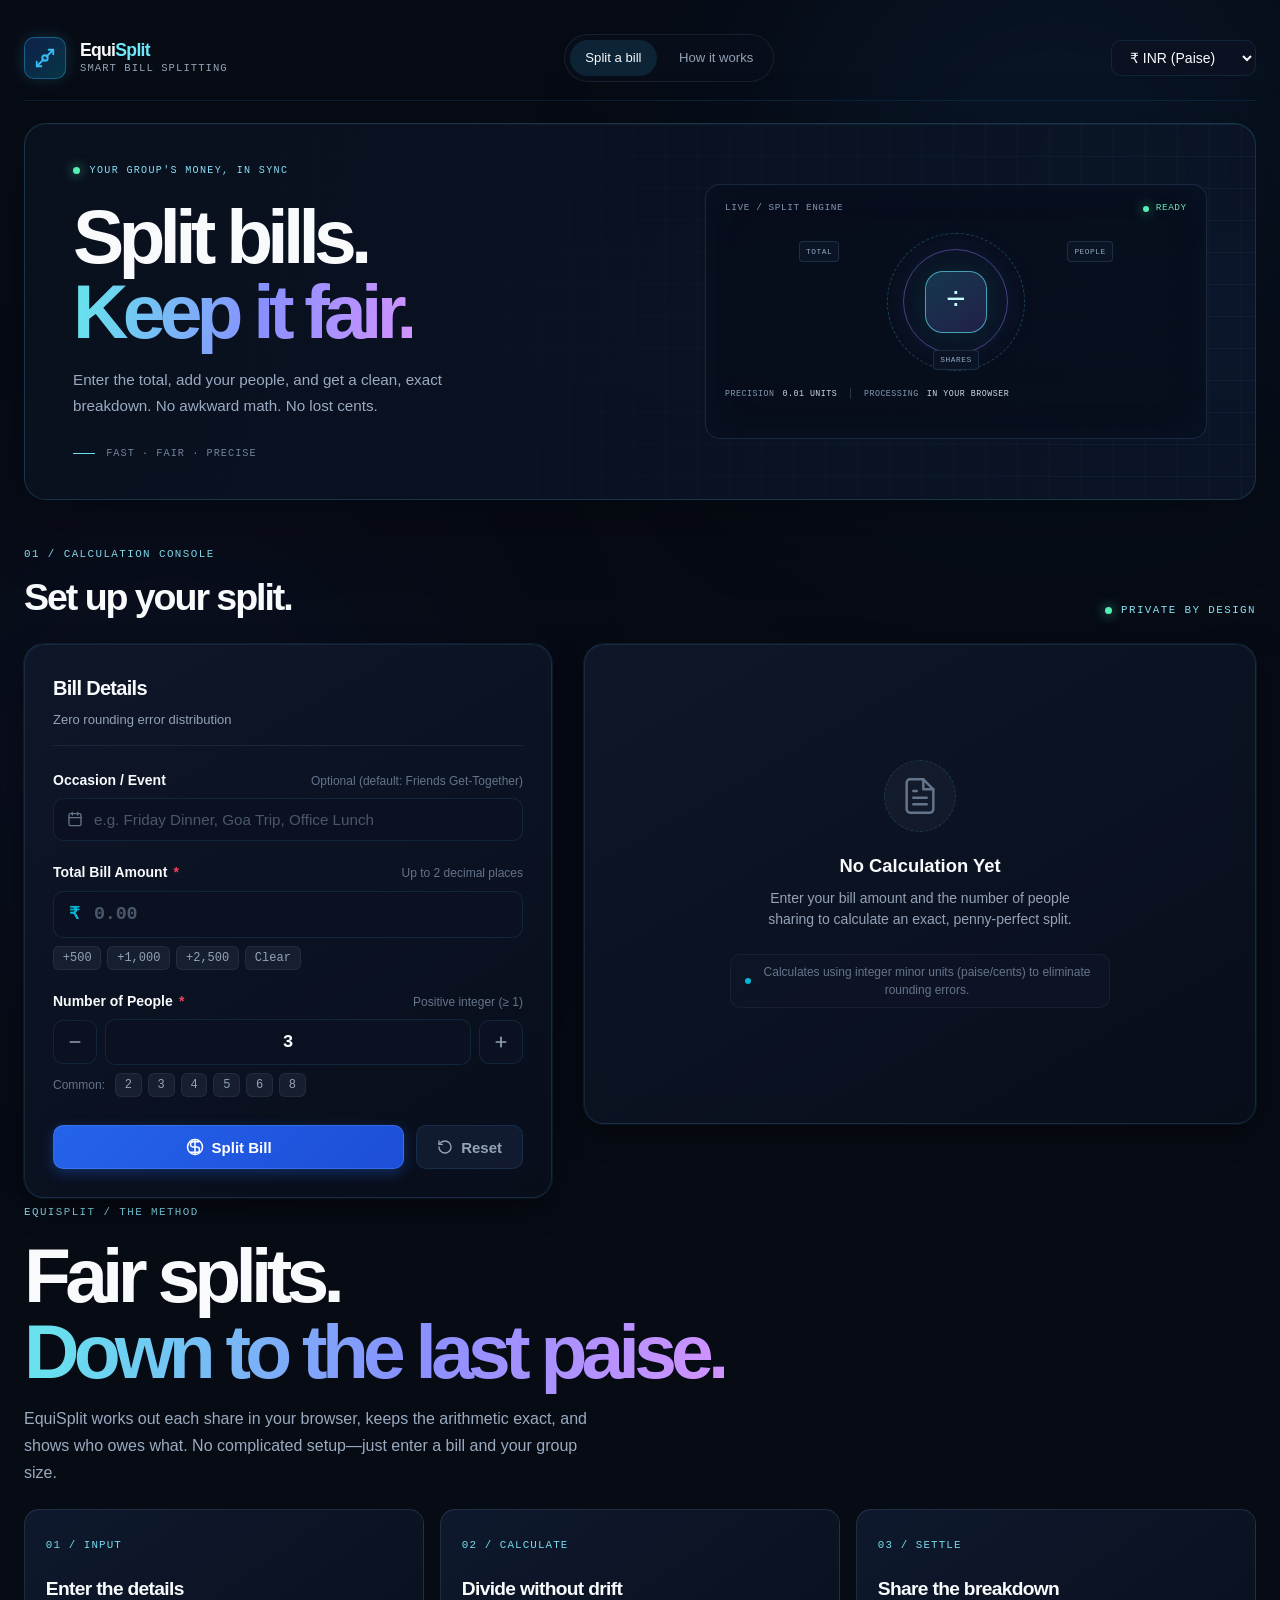
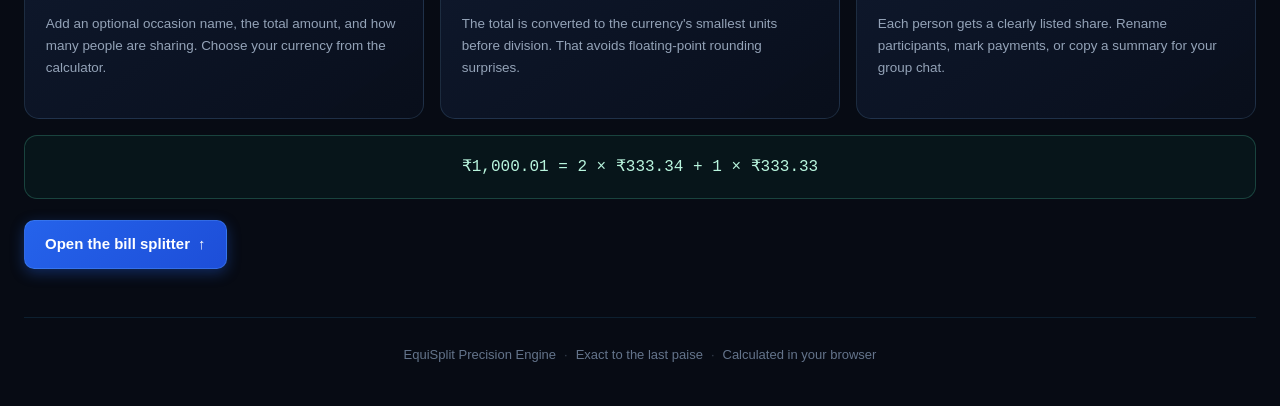
<file: index.html>
<!doctype html>
<html lang="en">
  <head>
    <meta charset="UTF-8" />
    <meta name="viewport" content="width=device-width, initial-scale=1.0" />
    <title>EquiSplit — Smart, Exact Bill Splitting</title>
    <meta
      name="description"
      content="Split a bill with friends in seconds. EquiSplit calculates exact shares, keeps every paise accounted for, and runs right in your browser."
    />
    <meta property="og:title" content="EquiSplit — Smart, Exact Bill Splitting" />
    <meta
      property="og:description"
      content="Split a bill with friends in seconds, with exact shares and no rounding errors."
    />
    <meta property="og:type" content="website" />
    <meta name="twitter:card" content="summary_large_image" />
    <link rel="stylesheet" href="style.css" />
  </head>
  <body>
    <!-- Background Tech Glow Elements -->
    <div class="bg-glow bg-glow-1" aria-hidden="true"></div>
    <div class="bg-glow bg-glow-2" aria-hidden="true"></div>

    <div class="app-wrapper">
      <!-- Header -->
      <header class="app-header">
        <div class="header-inner">
          <div class="brand">
            <div class="brand-icon" aria-hidden="true">
              <svg width="22" height="22" viewBox="0 0 24 24" fill="none" stroke="currentColor" stroke-width="2" stroke-linecap="round" stroke-linejoin="round">
                <path d="M16 3h5v5"></path>
                <path d="M8 21H3v-5"></path>
                <path d="M21 3l-7.5 7.5"></path>
                <path d="M3 21l7.5-7.5"></path>
                <circle cx="12" cy="12" r="3"></circle>
              </svg>
            </div>
            <div class="brand-text">
              <h1 class="brand-title">Equi<span>Split</span></h1>
              <p class="brand-tagline">SMART BILL SPLITTING</p>
            </div>
          </div>
          <nav class="site-nav" aria-label="Main navigation">
            <a class="site-nav-link active" href="#calculator" aria-current="location">Split a bill</a>
            <a class="site-nav-link" href="#how-it-works">How it works</a>
          </nav>
          <div class="header-actions">
            <label for="currencySelect" class="sr-only">Select Currency</label>
            <div class="select-wrapper">
              <select id="currencySelect" aria-label="Currency" class="currency-dropdown">
                <option value="₹" selected>₹ INR (Paise)</option>
                <option value="$">$ USD (Cents)</option>
                <option value="€">€ EUR (Cents)</option>
                <option value="£">£ GBP (Pence)</option>
                <option value="¥">¥ JPY (Yen)</option>
              </select>
            </div>
          </div>
        </div>
      </header>

      <!-- Main App Content -->
      <main class="main-content" id="calculator">
        <section class="splitter-hero" aria-labelledby="heroTitle">
          <div class="splitter-intro">
            <div class="eyebrow"><span class="status-dot"></span> YOUR GROUP'S MONEY, IN SYNC</div>
            <h2 id="heroTitle">Split bills.<br /><span class="gradient-text">Keep it fair.</span></h2>
            <p>Enter the total, add your people, and get a clean, exact breakdown. No awkward math. No lost cents.</p>
            <div class="hero-meta"><span class="meta-line"></span> FAST · FAIR · PRECISE</div>
          </div>
          <div class="engine-panel" aria-label="EquiSplit calculation engine status">
            <div class="engine-panel-top"><span>LIVE / SPLIT ENGINE</span><span class="engine-live"><span class="status-dot"></span> READY</span></div>
            <div class="engine-visual" aria-hidden="true">
              <div class="engine-ring ring-outer"></div><div class="engine-ring ring-inner"></div>
              <div class="engine-center">÷</div>
              <span class="engine-node node-one">TOTAL</span><span class="engine-node node-two">PEOPLE</span><span class="engine-node node-three">SHARES</span>
            </div>
            <div class="engine-panel-foot"><span>PRECISION</span><strong>0.01 UNITS</strong><span class="engine-separator"></span><span>PROCESSING</span><strong>IN YOUR BROWSER</strong></div>
          </div>
        </section>

        <div class="splitter-section-heading">
          <div><span class="section-kicker">01 / CALCULATION CONSOLE</span><h2>Set up your split.</h2></div>
          <span class="tool-label"><span class="status-dot"></span> PRIVATE BY DESIGN</span>
        </div>
        <div class="content-grid">
          
          <!-- LEFT CARD: Input Form -->
          <section class="card form-card" aria-labelledby="formHeading">
            <div class="card-header">
              <h2 id="formHeading" class="card-title">Bill Details</h2>
              <span class="card-subtitle">Zero rounding error distribution</span>
            </div>

            <!-- Global Error Announcement Banner -->
            <div id="formAlertBanner" class="alert-banner hidden" role="alert" aria-live="polite">
              <svg class="alert-icon" width="18" height="18" viewBox="0 0 24 24" fill="none" stroke="currentColor" stroke-width="2" stroke-linecap="round" stroke-linejoin="round">
                <circle cx="12" cy="12" r="10"></circle>
                <line x1="12" y1="8" x2="12" y2="12"></line>
                <line x1="12" y1="16" x2="12.01" y2="16"></line>
              </svg>
              <div id="formAlertMessage" class="alert-text"></div>
            </div>

            <form id="billForm" novalidate>
              <!-- Occasion Name -->
              <div class="form-group">
                <div class="label-row">
                  <label for="occasionInput" class="form-label">Occasion / Event</label>
                  <span class="label-hint">Optional (default: Friends Get-Together)</span>
                </div>
                <div class="input-wrapper">
                  <span class="input-prefix-icon" aria-hidden="true">
                    <svg width="16" height="16" viewBox="0 0 24 24" fill="none" stroke="currentColor" stroke-width="2" stroke-linecap="round" stroke-linejoin="round">
                      <rect x="3" y="4" width="18" height="18" rx="2" ry="2"></rect>
                      <line x1="16" y1="2" x2="16" y2="6"></line>
                      <line x1="8" y1="2" x2="8" y2="6"></line>
                      <line x1="3" y1="10" x2="21" y2="10"></line>
                    </svg>
                  </span>
                  <input
                    type="text"
                    id="occasionInput"
                    name="occasion"
                    class="form-input has-prefix-icon"
                    placeholder="e.g. Friday Dinner, Goa Trip, Office Lunch"
                    maxlength="60"
                    autocomplete="off"
                  />
                </div>
              </div>

              <!-- Total Bill Amount -->
              <div class="form-group">
                <div class="label-row">
                  <label for="billAmountInput" class="form-label">
                    Total Bill Amount <span class="required-star" aria-hidden="true">*</span>
                  </label>
                  <span class="label-hint">Up to 2 decimal places</span>
                </div>
                <div class="input-wrapper">
                  <span id="currencyPrefix" class="input-prefix-currency" aria-hidden="true">₹</span>
                  <input
                    type="text"
                    id="billAmountInput"
                    name="billAmount"
                    class="form-input has-prefix-currency font-tabular"
                    placeholder="0.00"
                    inputmode="decimal"
                    autocomplete="off"
                    required
                    aria-describedby="billAmountError"
                  />
                </div>
                <!-- Quick Amount Presets -->
                <div class="quick-presets" aria-label="Quick amount increments">
                  <button type="button" class="preset-btn" data-add="500">+500</button>
                  <button type="button" class="preset-btn" data-add="1000">+1,000</button>
                  <button type="button" class="preset-btn" data-add="2500">+2,500</button>
                  <button type="button" class="preset-btn" id="clearBillBtn">Clear</button>
                </div>
                <div id="billAmountError" class="field-error hidden" role="alert"></div>
              </div>

              <!-- Number of People -->
              <div class="form-group">
                <div class="label-row">
                  <label for="peopleCountInput" class="form-label">
                    Number of People <span class="required-star" aria-hidden="true">*</span>
                  </label>
                  <span class="label-hint">Positive integer (&ge; 1)</span>
                </div>
                <div class="stepper-wrapper">
                  <button
                    type="button"
                    id="decrementPeopleBtn"
                    class="stepper-btn"
                    aria-label="Decrease people count by 1"
                  >
                    <svg width="16" height="16" viewBox="0 0 24 24" fill="none" stroke="currentColor" stroke-width="2.5" stroke-linecap="round" stroke-linejoin="round">
                      <line x1="5" y1="12" x2="19" y2="12"></line>
                    </svg>
                  </button>
                  <input
                    type="text"
                    id="peopleCountInput"
                    name="peopleCount"
                    class="form-input stepper-input font-tabular"
                    placeholder="2"
                    value="3"
                    inputmode="numeric"
                    autocomplete="off"
                    required
                    aria-describedby="peopleCountError"
                  />
                  <button
                    type="button"
                    id="incrementPeopleBtn"
                    class="stepper-btn"
                    aria-label="Increase people count by 1"
                  >
                    <svg width="16" height="16" viewBox="0 0 24 24" fill="none" stroke="currentColor" stroke-width="2.5" stroke-linecap="round" stroke-linejoin="round">
                      <line x1="12" y1="5" x2="12" y2="19"></line>
                      <line x1="5" y1="12" x2="19" y2="12"></line>
                    </svg>
                  </button>
                </div>
                <!-- Quick People Counts -->
                <div class="quick-presets" aria-label="Common group sizes">
                  <span class="preset-label">Common:</span>
                  <button type="button" class="preset-btn group-preset-btn" data-people="2">2</button>
                  <button type="button" class="preset-btn group-preset-btn" data-people="3">3</button>
                  <button type="button" class="preset-btn group-preset-btn" data-people="4">4</button>
                  <button type="button" class="preset-btn group-preset-btn" data-people="5">5</button>
                  <button type="button" class="preset-btn group-preset-btn" data-people="6">6</button>
                  <button type="button" class="preset-btn group-preset-btn" data-people="8">8</button>
                </div>
                <div id="peopleCountError" class="field-error hidden" role="alert"></div>
              </div>

              <!-- Form Buttons -->
              <div class="form-actions">
                <button type="submit" id="splitBillBtn" class="btn btn-primary">
                  <svg width="18" height="18" viewBox="0 0 24 24" fill="none" stroke="currentColor" stroke-width="2" stroke-linecap="round" stroke-linejoin="round">
                    <circle cx="12" cy="12" r="10"></circle>
                    <line x1="12" y1="2" x2="12" y2="22"></line>
                    <path d="M17 5H9.5a3.5 3.5 0 0 0 0 7h5a3.5 3.5 0 0 1 0 7H6"></path>
                  </svg>
                  <span>Split Bill</span>
                </button>
                <button type="button" id="resetBtn" class="btn btn-secondary">
                  <svg width="16" height="16" viewBox="0 0 24 24" fill="none" stroke="currentColor" stroke-width="2" stroke-linecap="round" stroke-linejoin="round">
                    <path d="M3 12a9 9 0 1 0 9-9 9.75 9.75 0 0 0-6.74 2.74L3 8"></path>
                    <path d="M3 3v5h5"></path>
                  </svg>
                  <span>Reset</span>
                </button>
              </div>
            </form>
          </section>

          <!-- RIGHT CARD: Result & Breakdown -->
          <section class="card results-card" aria-labelledby="resultsHeading">
            
            <!-- EMPTY / INITIAL STATE -->
            <div id="emptyState" class="empty-state">
              <div class="empty-state-icon" aria-hidden="true">
                <svg width="40" height="40" viewBox="0 0 24 24" fill="none" stroke="currentColor" stroke-width="1.5" stroke-linecap="round" stroke-linejoin="round">
                  <path d="M14 2H6a2 2 0 0 0-2 2v16a2 2 0 0 0 2 2h12a2 2 0 0 0 2-2V8z"></path>
                  <polyline points="14 2 14 8 20 8"></polyline>
                  <line x1="16" y1="13" x2="8" y2="13"></line>
                  <line x1="16" y1="17" x2="8" y2="17"></line>
                  <polyline points="10 9 9 9 8 9"></polyline>
                </svg>
              </div>
              <h3 class="empty-state-title">No Calculation Yet</h3>
              <p class="empty-state-desc">
                Enter your bill amount and the number of people sharing to calculate an exact, penny-perfect split.
              </p>
              <div class="empty-state-hint">
                <span class="info-dot" aria-hidden="true"></span>
                <span>Calculates using integer minor units (paise/cents) to eliminate rounding errors.</span>
              </div>
            </div>

            <!-- ACTIVE RESULTS VIEW (Hidden initially until valid split) -->
            <div id="resultsView" class="results-view hidden">
              
              <!-- Result Header -->
              <div class="results-top-bar">
                <div>
                  <span class="results-kicker">Split Calculation</span>
                  <h2 id="resultsHeading" class="results-occasion-title">Dinner with Friends</h2>
                  <div class="results-timestamp" id="calcTimestamp">Saved locally</div>
                </div>
                <div class="results-badge" id="remainderBadge">
                  <svg width="14" height="14" viewBox="0 0 24 24" fill="none" stroke="currentColor" stroke-width="2" stroke-linecap="round" stroke-linejoin="round">
                    <polyline points="20 6 9 17 4 12"></polyline>
                  </svg>
                  <span id="remainderBadgeText">Exact Even Split</span>
                </div>
              </div>

              <!-- Primary Metrics Grid -->
              <div class="metrics-grid">
                <div class="metric-box">
                  <span class="metric-label">Total Bill</span>
                  <span class="metric-value font-tabular" id="displayTotalBill">₹0.00</span>
                </div>
                <div class="metric-box">
                  <span class="metric-label">People Sharing</span>
                  <span class="metric-value font-tabular" id="displayPeopleCount">0</span>
                </div>
                <div class="metric-box highlight-box">
                  <span class="metric-label">Per-Person Share</span>
                  <span class="metric-value metric-share font-tabular" id="displayPerPersonShare">₹0.00</span>
                </div>
              </div>

              <!-- Mathematical Equality Verification Banner -->
              <div class="exact-audit-banner">
                <div class="audit-header">
                  <div class="audit-icon-wrapper" aria-hidden="true">
                    <svg width="16" height="16" viewBox="0 0 24 24" fill="none" stroke="currentColor" stroke-width="2.5" stroke-linecap="round" stroke-linejoin="round">
                      <path d="M22 11.08V12a10 10 0 1 1-5.93-9.14"></path>
                      <polyline points="22 4 12 14.01 9 11.01"></polyline>
                    </svg>
                  </div>
                  <span class="audit-title">Exact Mathematical Match</span>
                  <span class="audit-pill font-tabular">100% Verified</span>
                </div>
                <p class="audit-formula font-tabular" id="auditFormulaText">
                  Individual shares sum precisely to the total bill.
                </p>
                <div class="audit-remainder-note" id="remainderExplanation">
                  <!-- Dynamic text injected by JS explaining how remainder units are balanced -->
                </div>
              </div>

              <!-- Individual Breakdown Section -->
              <div class="breakdown-section">
                <div class="breakdown-header">
                  <h3 class="breakdown-title">Individual Shares Breakdown</h3>
                  <span class="breakdown-count font-tabular" id="participantCountTag">3 Participants</span>
                </div>

                <div class="participants-list" id="participantsList" role="list">
                  <!-- Populated dynamically by script.js -->
                </div>
              </div>

              <!-- Action Bar (Copy to Clipboard, Share) -->
              <div class="results-actions">
                <button type="button" id="copySummaryBtn" class="btn btn-secondary btn-full">
                  <svg width="16" height="16" viewBox="0 0 24 24" fill="none" stroke="currentColor" stroke-width="2" stroke-linecap="round" stroke-linejoin="round">
                    <rect x="9" y="9" width="13" height="13" rx="2" ry="2"></rect>
                    <path d="M5 15H4a2 2 0 0 1-2-2V4a2 2 0 0 1 2-2h9a2 2 0 0 1 2 2v1"></path>
                  </svg>
                  <span id="copyBtnText">Copy Shareable Summary</span>
                </button>
              </div>

              <div id="copyFeedback" class="copy-feedback-banner hidden" role="status">
                <svg width="16" height="16" viewBox="0 0 24 24" fill="none" stroke="currentColor" stroke-width="2" stroke-linecap="round" stroke-linejoin="round">
                  <polyline points="20 6 9 17 4 12"></polyline>
                </svg>
                <span>Copied to clipboard! Ready to paste into WhatsApp, Telegram or SMS.</span>
              </div>

            </div>
          </section>

        </div>
        <section class="guide-main" id="how-it-works" aria-labelledby="guideTitle">
          <div class="guide-hero">
            <span class="section-kicker">EQUISPLIT / THE METHOD</span>
            <h2 id="guideTitle">Fair splits.<br /><span class="gradient-text">Down to the last paise.</span></h2>
            <p>EquiSplit works out each share in your browser, keeps the arithmetic exact, and shows who owes what. No complicated setup—just enter a bill and your group size.</p>
          </div>
          <div class="guide-grid" aria-label="How bill splitting works">
            <article class="guide-card">
              <span class="guide-number">01 / INPUT</span>
              <h2>Enter the details</h2>
              <p>Add an optional occasion name, the total amount, and how many people are sharing. Choose your currency from the calculator.</p>
            </article>
            <article class="guide-card">
              <span class="guide-number">02 / CALCULATE</span>
              <h2>Divide without drift</h2>
              <p>The total is converted to the currency's smallest units before division. That avoids floating-point rounding surprises.</p>
            </article>
            <article class="guide-card">
              <span class="guide-number">03 / SETTLE</span>
              <h2>Share the breakdown</h2>
              <p>Each person gets a clearly listed share. Rename participants, mark payments, or copy a summary for your group chat.</p>
            </article>
          </div>
          <div class="guide-equation" aria-label="One thousand rupees and one paisa split between three people totals exactly one thousand rupees and one paisa">
            ₹1,000.01 = 2 × ₹333.34 + 1 × ₹333.33
          </div>
          <a class="btn btn-primary guide-cta" href="#calculator">Open the bill splitter <span aria-hidden="true">↑</span></a>
        </section>
      </main>

      <!-- Clean Accessible Footer -->
      <footer class="app-footer">
        <p class="footer-text">
          <span>EquiSplit Precision Engine</span>
          <span class="sep" aria-hidden="true">&middot;</span>
          <span>Exact to the last paise</span>
          <span class="sep" aria-hidden="true">&middot;</span>
          <span>Calculated in your browser</span>
        </p>
      </footer>
    </div>

    <!-- Vanilla Javascript (No external libraries or internet-dependent assets) -->
    <script src="script.js" defer></script>
  </body>
</html>
</file>
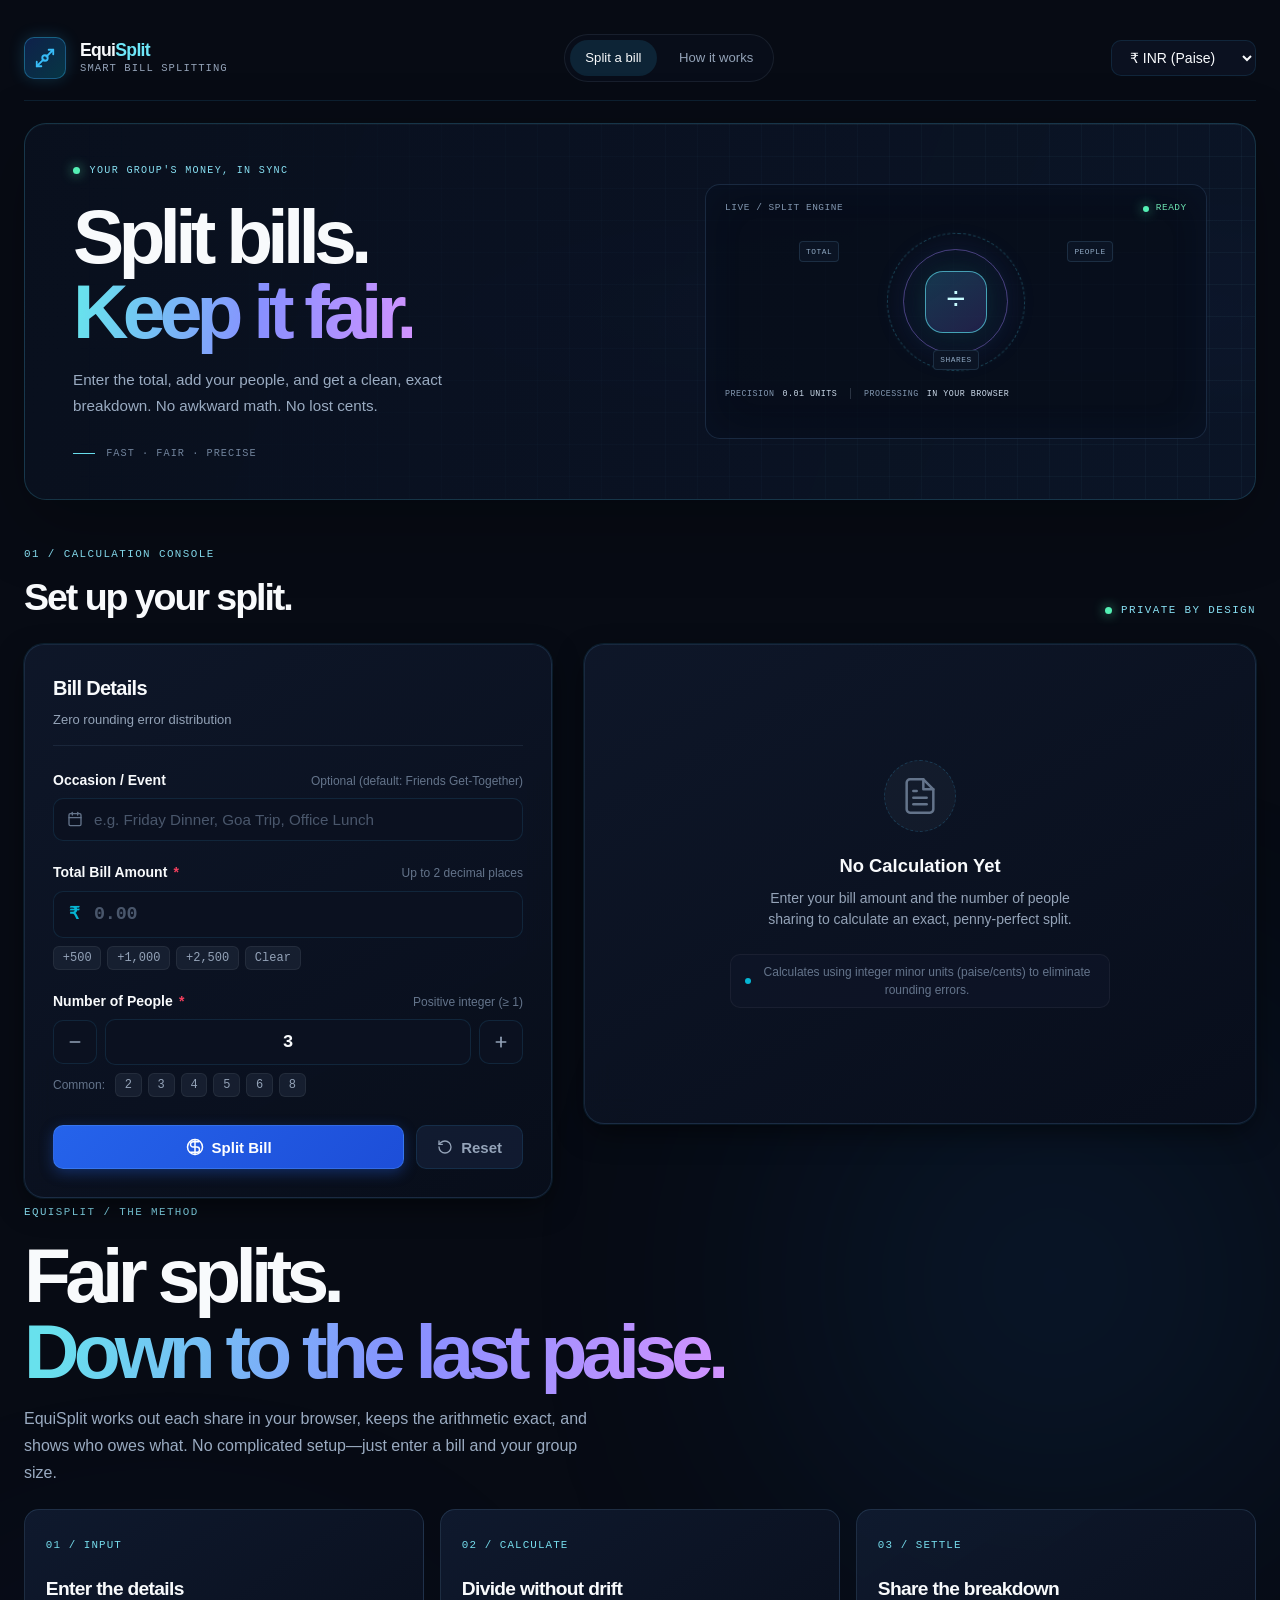
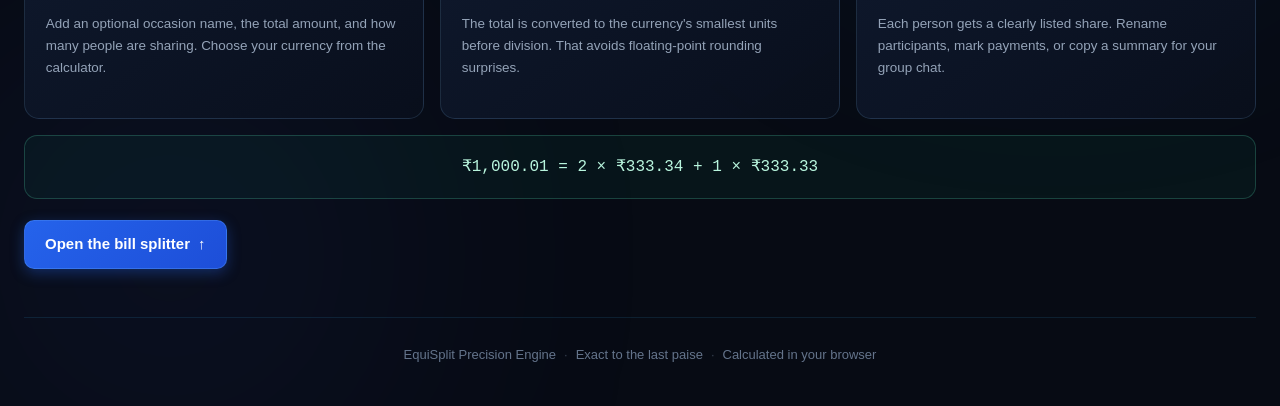
<file: How-it-is-work.html>
<!doctype html>
<html lang="en">
  <head>
    <meta charset="UTF-8" />
    <meta name="viewport" content="width=device-width, initial-scale=1.0" />
    <meta http-equiv="refresh" content="0; url=index.html#how-it-works" />
    <link rel="canonical" href="index.html#how-it-works" />
    <title>How EquiSplit Works</title>
  </head>
  <body>
    <p>The guide has moved to the EquiSplit calculator. <a href="index.html#how-it-works">Open How it works</a>.</p>
  </body>
</html>
</file>
<file: style.css>
/* ==========================================================================
   EquiSplit - High-Tech Modern Dark Theme & Precision Styling
   Zero external libraries or CDN dependencies
   ========================================================================== */

:root {
  /* Color Palette: Deep Navy & Tech Accents */
  --bg-primary: #070b14;
  --bg-secondary: #0d1527;
  --bg-surface: rgba(15, 23, 42, 0.78);
  --bg-surface-elevated: rgba(22, 33, 58, 0.72);
  --bg-surface-input: #0b1120;
  
  --border-subtle: rgba(56, 189, 248, 0.12);
  --border-active: rgba(56, 189, 248, 0.38);
  --border-focus: #38bdf8;
  --border-hover: rgba(96, 165, 250, 0.28);

  --accent-blue: #3b82f6;
  --accent-cyan: #06b6d4;
  --accent-indigo: #6366f1;
  --accent-glow: rgba(59, 130, 246, 0.25);
  
  --color-text-primary: #f8fafc;
  --color-text-secondary: #94a3b8;
  --color-text-muted: #64748b;
  
  --color-success: #10b981;
  --color-success-bg: rgba(16, 185, 129, 0.12);
  --color-success-border: rgba(16, 185, 129, 0.3);

  --color-danger: #f43f5e;
  --color-danger-bg: rgba(244, 63, 94, 0.12);
  --color-danger-border: rgba(244, 63, 94, 0.3);

  --color-warning: #f59e0b;
  --color-warning-bg: rgba(245, 158, 11, 0.12);

  /* Typography */
  --font-sans: -apple-system, BlinkMacSystemFont, "Segoe UI", Roboto, "Helvetica Neue", Arial, sans-serif;
  --font-mono: ui-monospace, SFMono-Regular, "SF Mono", Menlo, Consolas, "Liberation Mono", monospace;

  /* Layout & Radii */
  --radius-sm: 6px;
  --radius-md: 10px;
  --radius-lg: 16px;
  --radius-xl: 20px;

  /* Shadows */
  --shadow-sm: 0 1px 2px rgba(0, 0, 0, 0.4);
  --shadow-card: 0 10px 30px -5px rgba(0, 0, 0, 0.6), 0 0 0 1px var(--border-subtle);
  --shadow-glow: 0 0 25px rgba(56, 189, 248, 0.15);
  
  /* Transitions */
  --ease-smooth: cubic-bezier(0.16, 1, 0.3, 1);
  --duration-fast: 150ms;
  --duration-normal: 220ms;
}

/* CSS Reset & Base */
*, *::before, *::after {
  box-sizing: border-box;
  margin: 0;
  padding: 0;
}

html {
  font-size: 16px;
  line-height: 1.5;
  -webkit-text-size-adjust: 100%;
  color-scheme: dark;
}

body {
  font-family: var(--font-sans);
  background-color: var(--bg-primary);
  color: var(--color-text-primary);
  min-height: 100vh;
  position: relative;
  overflow-x: hidden;
  -webkit-font-smoothing: antialiased;
  -moz-osx-font-smoothing: grayscale;
}

/* Ambient High-Tech Glow Background */
.bg-glow {
  position: fixed;
  pointer-events: none;
  border-radius: 50%;
  filter: blur(140px);
  z-index: 0;
  opacity: 0.35;
}

.bg-glow-1 {
  width: 550px;
  height: 550px;
  top: -100px;
  right: -50px;
  background: radial-gradient(circle, rgba(37, 99, 235, 0.6) 0%, rgba(6, 182, 212, 0.15) 70%, transparent 100%);
}

.bg-glow-2 {
  width: 500px;
  height: 500px;
  bottom: -100px;
  left: -80px;
  background: radial-gradient(circle, rgba(99, 102, 241, 0.4) 0%, rgba(37, 99, 235, 0.1) 70%, transparent 100%);
}

/* Utility Helpers */
.font-tabular {
  font-family: var(--font-mono);
  font-variant-numeric: tabular-nums;
  letter-spacing: -0.01em;
}

.hidden {
  display: none !important;
}

.sr-only {
  position: absolute;
  width: 1px;
  height: 1px;
  padding: 0;
  margin: -1px;
  overflow: hidden;
  clip: rect(0, 0, 0, 0);
  white-space: nowrap;
  border-width: 0;
}

/* Container Structure */
.app-wrapper {
  position: relative;
  z-index: 1;
  max-width: 1240px;
  margin: 0 auto;
  padding: 1.5rem 1.5rem 2.5rem;
  min-height: 100vh;
  display: flex;
  flex-direction: column;
}

/* Header */
.app-header {
  margin-bottom: 2rem;
  padding-bottom: 1.25rem;
  border-bottom: 1px solid var(--border-subtle);
}

.header-inner {
  display: flex;
  align-items: center;
  justify-content: space-between;
  gap: 1.5rem;
}

.brand {
  display: flex;
  align-items: center;
  gap: 0.875rem;
}

.brand-icon {
  width: 42px;
  height: 42px;
  border-radius: var(--radius-md);
  background: linear-gradient(135deg, rgba(37, 99, 235, 0.25), rgba(6, 182, 212, 0.25));
  border: 1px solid rgba(56, 189, 248, 0.35);
  display: flex;
  align-items: center;
  justify-content: center;
  color: #38bdf8;
  box-shadow: 0 0 16px rgba(56, 189, 248, 0.2);
}

.brand-title {
  font-size: 1.35rem;
  font-weight: 700;
  letter-spacing: -0.02em;
  color: var(--color-text-primary);
  line-height: 1.2;
}

.brand-tagline {
  font-size: 0.8125rem;
  color: var(--color-text-secondary);
  font-weight: 400;
}

.select-wrapper {
  position: relative;
}

.currency-dropdown {
  background-color: var(--bg-surface-input);
  color: var(--color-text-primary);
  border: 1px solid var(--border-subtle);
  border-radius: var(--radius-md);
  padding: 0.5rem 0.875rem;
  font-size: 0.875rem;
  font-weight: 500;
  cursor: pointer;
  outline: none;
  transition: border-color var(--duration-fast) var(--ease-smooth),
              box-shadow var(--duration-fast) var(--ease-smooth);
}

.currency-dropdown:hover {
  border-color: var(--border-active);
}

.currency-dropdown:focus-visible {
  border-color: var(--border-focus);
  box-shadow: 0 0 0 3px var(--accent-glow);
}

/* Main Grid Layout */
.main-content {
  flex: 1;
}

.content-grid {
  display: grid;
  grid-template-columns: 1fr;
  gap: 1.75rem;
  align-items: start;
}

@media (min-width: 960px) {
  .content-grid {
    grid-template-columns: minmax(380px, 460px) 1fr;
    gap: 2rem;
  }
}

/* Card Foundations */
.card {
  background-color: var(--bg-surface);
  backdrop-filter: blur(14px);
  -webkit-backdrop-filter: blur(14px);
  border: 1px solid var(--border-subtle);
  border-radius: var(--radius-xl);
  padding: 1.75rem;
  box-shadow: var(--shadow-card);
  transition: border-color var(--duration-normal) var(--ease-smooth);
}

.card:hover {
  border-color: var(--border-hover);
}

.card-header {
  margin-bottom: 1.5rem;
}

.card-title {
  font-size: 1.25rem;
  font-weight: 700;
  letter-spacing: -0.015em;
  color: var(--color-text-primary);
  margin-bottom: 0.25rem;
}

.card-subtitle {
  font-size: 0.8125rem;
  color: var(--color-text-secondary);
}

/* Form Styles */
.form-group {
  margin-bottom: 1.35rem;
}

.label-row {
  display: flex;
  justify-content: space-between;
  align-items: baseline;
  margin-bottom: 0.45rem;
}

.form-label {
  font-size: 0.875rem;
  font-weight: 600;
  color: var(--color-text-primary);
}

.required-star {
  color: var(--color-danger);
  margin-left: 0.15rem;
}

.label-hint {
  font-size: 0.75rem;
  color: var(--color-text-muted);
}

.input-wrapper {
  position: relative;
  display: flex;
  align-items: center;
}

.input-prefix-icon {
  position: absolute;
  left: 0.875rem;
  display: flex;
  align-items: center;
  color: var(--color-text-muted);
  pointer-events: none;
}

.input-prefix-currency {
  position: absolute;
  left: 1rem;
  font-family: var(--font-mono);
  font-size: 1.05rem;
  font-weight: 600;
  color: var(--accent-cyan);
  pointer-events: none;
}

.form-input {
  width: 100%;
  background-color: var(--bg-surface-input);
  border: 1px solid var(--border-subtle);
  border-radius: var(--radius-md);
  padding: 0.75rem 1rem;
  font-size: 0.95rem;
  color: var(--color-text-primary);
  outline: none;
  transition: all var(--duration-fast) var(--ease-smooth);
}

.form-input::placeholder {
  color: var(--color-text-muted);
  opacity: 0.7;
}

.form-input.has-prefix-icon {
  padding-left: 2.5rem;
}

.form-input.has-prefix-currency {
  padding-left: 2.5rem;
  font-size: 1.15rem;
  font-weight: 600;
}

.form-input:hover {
  border-color: var(--border-active);
}

.form-input:focus {
  border-color: var(--border-focus);
  box-shadow: 0 0 0 3px var(--accent-glow);
  background-color: #0d162b;
}

.form-input.input-error {
  border-color: var(--color-danger) !important;
  background-color: rgba(244, 63, 94, 0.05);
}

.form-input.input-error:focus {
  box-shadow: 0 0 0 3px rgba(244, 63, 94, 0.25) !important;
}

/* Stepper Controls */
.stepper-wrapper {
  display: flex;
  align-items: center;
  gap: 0.5rem;
}

.stepper-input {
  text-align: center;
  font-size: 1.1rem;
  font-weight: 600;
  padding: 0.75rem;
}

.stepper-btn {
  width: 44px;
  height: 44px;
  flex-shrink: 0;
  background-color: var(--bg-surface-input);
  border: 1px solid var(--border-subtle);
  border-radius: var(--radius-md);
  color: var(--color-text-secondary);
  display: flex;
  align-items: center;
  justify-content: center;
  cursor: pointer;
  transition: all var(--duration-fast) var(--ease-smooth);
}

.stepper-btn:hover {
  background-color: rgba(56, 189, 248, 0.1);
  border-color: var(--border-active);
  color: var(--color-text-primary);
}

.stepper-btn:active {
  transform: scale(0.95);
}

.stepper-btn:focus-visible {
  outline: none;
  border-color: var(--border-focus);
  box-shadow: 0 0 0 3px var(--accent-glow);
}

/* Quick Presets */
.quick-presets {
  display: flex;
  align-items: center;
  flex-wrap: wrap;
  gap: 0.375rem;
  margin-top: 0.5rem;
}

.preset-label {
  font-size: 0.75rem;
  color: var(--color-text-muted);
  margin-right: 0.25rem;
}

.preset-btn {
  background-color: rgba(30, 41, 59, 0.6);
  border: 1px solid rgba(255, 255, 255, 0.06);
  color: var(--color-text-secondary);
  border-radius: var(--radius-sm);
  padding: 0.25rem 0.55rem;
  font-size: 0.75rem;
  font-family: var(--font-mono);
  font-weight: 500;
  cursor: pointer;
  transition: all var(--duration-fast) var(--ease-smooth);
}

.preset-btn:hover {
  background-color: rgba(59, 130, 246, 0.18);
  border-color: rgba(59, 130, 246, 0.35);
  color: #93c5fd;
}

.preset-btn:active {
  transform: scale(0.96);
}

/* Field Error Text */
.field-error {
  color: var(--color-danger);
  font-size: 0.8125rem;
  margin-top: 0.375rem;
  display: flex;
  align-items: center;
  gap: 0.35rem;
  animation: fadeIn 0.15s var(--ease-smooth);
}

/* Alert Banner */
.alert-banner {
  background-color: var(--color-danger-bg);
  border: 1px solid var(--color-danger-border);
  border-radius: var(--radius-md);
  padding: 0.75rem 1rem;
  margin-bottom: 1.25rem;
  display: flex;
  align-items: flex-start;
  gap: 0.625rem;
  color: #fecdd3;
  font-size: 0.875rem;
  animation: fadeIn 0.2s var(--ease-smooth);
}

.alert-icon {
  color: var(--color-danger);
  flex-shrink: 0;
  margin-top: 0.125rem;
}

.alert-text {
  line-height: 1.4;
}

/* Form Action Buttons */
.form-actions {
  display: flex;
  gap: 0.75rem;
  margin-top: 1.75rem;
}

.btn {
  display: inline-flex;
  align-items: center;
  justify-content: center;
  gap: 0.5rem;
  font-family: var(--font-sans);
  font-size: 0.9375rem;
  font-weight: 600;
  border-radius: var(--radius-md);
  padding: 0.75rem 1.25rem;
  cursor: pointer;
  transition: all var(--duration-fast) var(--ease-smooth);
  border: 1px solid transparent;
  outline: none;
  white-space: nowrap;
}

.btn-primary {
  flex: 1;
  background: linear-gradient(135deg, #2563eb 0%, #1d4ed8 100%);
  color: #ffffff;
  border: 1px solid rgba(96, 165, 250, 0.3);
  box-shadow: 0 4px 14px rgba(37, 99, 235, 0.35);
}

.btn-primary:hover {
  background: linear-gradient(135deg, #3b82f6 0%, #2563eb 100%);
  box-shadow: 0 6px 20px rgba(37, 99, 235, 0.5);
  transform: translateY(-1px);
}

.btn-primary:active {
  transform: translateY(0) scale(0.98);
}

.btn-primary:focus-visible {
  box-shadow: 0 0 0 3px var(--accent-glow);
}

.btn-secondary {
  background-color: var(--bg-surface-elevated);
  color: var(--color-text-secondary);
  border: 1px solid var(--border-subtle);
}

.btn-secondary:hover {
  background-color: rgba(30, 41, 59, 0.9);
  color: var(--color-text-primary);
  border-color: var(--border-active);
}

.btn-secondary:active {
  transform: scale(0.98);
}

.btn-secondary:focus-visible {
  box-shadow: 0 0 0 3px var(--accent-glow);
}

.btn-full {
  width: 100%;
}

/* ==========================================================================
   Results Section Styling
   ========================================================================== */

.results-card {
  min-height: 480px;
  display: flex;
  flex-direction: column;
}

/* Empty State */
.empty-state {
  display: flex;
  flex-direction: column;
  align-items: center;
  justify-content: center;
  text-align: center;
  padding: 3.5rem 1.5rem;
  margin: auto 0;
}

.empty-state-icon {
  width: 72px;
  height: 72px;
  border-radius: 50%;
  background: rgba(30, 41, 59, 0.4);
  border: 1px dashed rgba(56, 189, 248, 0.2);
  display: flex;
  align-items: center;
  justify-content: center;
  color: var(--color-text-muted);
  margin-bottom: 1.25rem;
}

.empty-state-title {
  font-size: 1.15rem;
  font-weight: 600;
  color: var(--color-text-primary);
  margin-bottom: 0.5rem;
}

.empty-state-desc {
  font-size: 0.875rem;
  color: var(--color-text-secondary);
  max-width: 320px;
  line-height: 1.5;
  margin-bottom: 1.5rem;
}

.empty-state-hint {
  display: flex;
  align-items: center;
  gap: 0.5rem;
  font-size: 0.75rem;
  color: var(--color-text-muted);
  background: rgba(15, 23, 42, 0.6);
  border: 1px solid rgba(255, 255, 255, 0.05);
  padding: 0.5rem 0.875rem;
  border-radius: var(--radius-md);
  max-width: 380px;
}

.info-dot {
  width: 6px;
  height: 6px;
  border-radius: 50%;
  background-color: var(--accent-cyan);
  flex-shrink: 0;
}

/* Populated Results View */
.results-view {
  animation: fadeIn 0.25s var(--ease-smooth);
  display: flex;
  flex-direction: column;
  gap: 1.25rem;
}

.results-top-bar {
  display: flex;
  align-items: flex-start;
  justify-content: space-between;
  gap: 1rem;
  padding-bottom: 1rem;
  border-bottom: 1px solid var(--border-subtle);
}

.results-kicker {
  font-size: 0.75rem;
  text-transform: uppercase;
  letter-spacing: 0.06em;
  color: var(--accent-cyan);
  font-weight: 600;
  display: block;
  margin-bottom: 0.15rem;
}

.results-occasion-title {
  font-size: 1.35rem;
  font-weight: 700;
  color: var(--color-text-primary);
  line-height: 1.25;
  word-break: break-word;
}

.results-timestamp {
  font-size: 0.75rem;
  color: var(--color-text-muted);
  margin-top: 0.2rem;
}

.results-badge {
  display: inline-flex;
  align-items: center;
  gap: 0.35rem;
  font-size: 0.75rem;
  font-weight: 600;
  padding: 0.35rem 0.65rem;
  border-radius: var(--radius-sm);
  background-color: var(--color-success-bg);
  border: 1px solid var(--color-success-border);
  color: #6ee7b7;
  white-space: nowrap;
}

.results-badge.has-remainder {
  background-color: rgba(59, 130, 246, 0.12);
  border-color: rgba(59, 130, 246, 0.3);
  color: #93c5fd;
}

/* Metrics Grid */
.metrics-grid {
  display: grid;
  grid-template-columns: repeat(3, 1fr);
  gap: 0.75rem;
}

@media (max-width: 600px) {
  .metrics-grid {
    grid-template-columns: 1fr;
  }
}

.metric-box {
  background: var(--bg-surface-elevated);
  border: 1px solid var(--border-subtle);
  border-radius: var(--radius-md);
  padding: 0.875rem 1rem;
  display: flex;
  flex-direction: column;
  gap: 0.25rem;
}

.metric-box.highlight-box {
  background: linear-gradient(135deg, rgba(37, 99, 235, 0.15), rgba(6, 182, 212, 0.1));
  border-color: rgba(56, 189, 248, 0.3);
}

.metric-label {
  font-size: 0.75rem;
  color: var(--color-text-secondary);
  font-weight: 500;
}

.metric-value {
  font-size: 1.2rem;
  font-weight: 700;
  color: var(--color-text-primary);
}

.metric-value.metric-share {
  color: #38bdf8;
  font-size: 1.25rem;
}

/* Audit Banner (Mathematical Guarantee) */
.exact-audit-banner {
  background: rgba(16, 185, 129, 0.06);
  border: 1px solid rgba(16, 185, 129, 0.22);
  border-radius: var(--radius-md);
  padding: 0.875rem 1rem;
}

.audit-header {
  display: flex;
  align-items: center;
  gap: 0.5rem;
  margin-bottom: 0.35rem;
}

.audit-icon-wrapper {
  color: var(--color-success);
  display: flex;
  align-items: center;
}

.audit-title {
  font-size: 0.8125rem;
  font-weight: 600;
  color: #a7f3d0;
}

.audit-pill {
  margin-left: auto;
  font-size: 0.6875rem;
  color: #6ee7b7;
  background: rgba(16, 185, 129, 0.15);
  padding: 0.15rem 0.45rem;
  border-radius: 4px;
}

.audit-formula {
  font-size: 0.8125rem;
  color: #d1fae5;
  line-height: 1.4;
  margin-bottom: 0.35rem;
}

.audit-remainder-note {
  font-size: 0.75rem;
  color: #94a3b8;
  line-height: 1.4;
}

/* Participants Breakdown List */
.breakdown-section {
  display: flex;
  flex-direction: column;
  gap: 0.75rem;
}

.breakdown-header {
  display: flex;
  align-items: center;
  justify-content: space-between;
}

.breakdown-title {
  font-size: 0.9375rem;
  font-weight: 600;
  color: var(--color-text-primary);
}

.breakdown-count {
  font-size: 0.75rem;
  color: var(--color-text-muted);
}

.participants-list {
  display: flex;
  flex-direction: column;
  gap: 0.5rem;
  max-height: 280px;
  overflow-y: auto;
  padding-right: 0.25rem;
}

/* Custom Scrollbar */
.participants-list::-webkit-scrollbar {
  width: 5px;
}
.participants-list::-webkit-scrollbar-track {
  background: rgba(15, 23, 42, 0.4);
  border-radius: 4px;
}
.participants-list::-webkit-scrollbar-thumb {
  background: rgba(56, 189, 248, 0.2);
  border-radius: 4px;
}
.participants-list::-webkit-scrollbar-thumb:hover {
  background: rgba(56, 189, 248, 0.4);
}

.participant-item {
  display: flex;
  align-items: center;
  justify-content: space-between;
  gap: 0.75rem;
  background: var(--bg-surface-elevated);
  border: 1px solid var(--border-subtle);
  border-radius: var(--radius-md);
  padding: 0.65rem 0.875rem;
  transition: all var(--duration-fast) var(--ease-smooth);
}

.participant-item:hover {
  border-color: var(--border-active);
  background: #17233e;
}

.participant-item.is-paid {
  opacity: 0.75;
  background: rgba(16, 185, 129, 0.05);
  border-color: rgba(16, 185, 129, 0.2);
}

.participant-left {
  display: flex;
  align-items: center;
  gap: 0.65rem;
  min-width: 0;
  flex: 1;
}

.participant-avatar {
  width: 28px;
  height: 28px;
  border-radius: 50%;
  background: rgba(56, 189, 248, 0.12);
  border: 1px solid rgba(56, 189, 248, 0.25);
  display: flex;
  align-items: center;
  justify-content: center;
  font-size: 0.75rem;
  font-weight: 600;
  color: #38bdf8;
  flex-shrink: 0;
}

.participant-name-input {
  background: transparent;
  border: 1px solid transparent;
  border-radius: 4px;
  color: var(--color-text-primary);
  font-size: 0.875rem;
  font-weight: 500;
  padding: 0.2rem 0.35rem;
  width: 100%;
  max-width: 180px;
  outline: none;
  transition: all var(--duration-fast) var(--ease-smooth);
}

/* TECHFEST experience */
.app-wrapper {
  max-width: 1320px;
}

.app-header {
  margin-bottom: 0;
  padding: 0.65rem 0 1.15rem;
}

.brand-link {
  text-decoration: none;
  flex-shrink: 0;
}

.brand-icon {
  font-family: var(--font-mono);
  font-size: 1.2rem;
  font-weight: 700;
}

.brand-title {
  font-size: 1.1rem;
  letter-spacing: 0.11em;
}

.brand-title span {
  color: #6ee7f9;
}

.brand-tagline {
  font-family: var(--font-mono);
  font-size: 0.66rem;
  letter-spacing: 0.14em;
}

.site-nav {
  display: flex;
  align-items: center;
  gap: 0.45rem;
  padding: 0.3rem;
  border: 1px solid rgba(148, 163, 184, 0.12);
  border-radius: 999px;
  background: rgba(9, 15, 28, 0.7);
}

.site-nav-link {
  padding: 0.5rem 0.95rem;
  color: #94a3b8;
  border-radius: 999px;
  text-decoration: none;
  font-size: 0.82rem;
  transition: color var(--duration-fast), background var(--duration-fast);
}

.site-nav-link:hover,
.site-nav-link.active {
  color: #f8fafc;
  background: rgba(56, 189, 248, 0.13);
}

.header-actions {
  flex-shrink: 0;
}

.main-content {
  padding-top: 1.4rem;
}

.hero-section {
  min-height: 455px;
  display: grid;
  grid-template-columns: 1.1fr 0.9fr;
  align-items: center;
  gap: 2rem;
  padding: 2rem 4.5rem 2.5rem;
  position: relative;
  overflow: hidden;
  border: 1px solid rgba(56, 189, 248, 0.14);
  border-radius: 24px;
  background:
    linear-gradient(105deg, rgba(8, 14, 27, 0.98) 12%, rgba(8, 14, 27, 0.86) 48%, rgba(9, 17, 36, 0.45)),
    radial-gradient(ellipse at 79% 48%, rgba(57, 76, 207, 0.24), transparent 43%);
  box-shadow: 0 24px 80px rgba(0, 0, 0, 0.28);
}

.hero-section::before,
.subpage-hero::before {
  content: "";
  position: absolute;
  inset: 0;
  opacity: 0.16;
  pointer-events: none;
  background-image: linear-gradient(rgba(125, 211, 252, 0.08) 1px, transparent 1px), linear-gradient(90deg, rgba(125, 211, 252, 0.08) 1px, transparent 1px);
  background-size: 46px 46px;
  mask-image: linear-gradient(90deg, transparent, #000);
}

.hero-copy {
  position: relative;
  z-index: 1;
}

.eyebrow,
.section-kicker,
.portal-index,
.tool-label {
  color: #87dff2;
  font-family: var(--font-mono);
  font-size: 0.68rem;
  letter-spacing: 0.13em;
}

.eyebrow {
  display: flex;
  align-items: center;
  gap: 0.6rem;
  margin-bottom: 1.3rem;
  font-size: 0.65rem;
}

.status-dot,
.live-pulse {
  display: inline-block;
  width: 7px;
  height: 7px;
  border-radius: 50%;
  background: #54f0b4;
  box-shadow: 0 0 12px rgba(84, 240, 180, 0.8);
  flex: 0 0 auto;
}

.hero-copy h2,
.subpage-hero h1 {
  font-size: clamp(3.2rem, 7vw, 6.6rem);
  line-height: 0.94;
  letter-spacing: -0.075em;
  font-weight: 800;
}

.gradient-text {
  color: #69def3;
  background: linear-gradient(100deg, #68e1ed 4%, #8890ff 55%, #d293ff 100%);
  -webkit-background-clip: text;
  background-clip: text;
  -webkit-text-fill-color: transparent;
}

.hero-description,
.subpage-hero p {
  max-width: 490px;
  margin-top: 1.35rem;
  color: #9aabc1;
  font-size: 1rem;
  line-height: 1.75;
}

.hero-actions {
  display: flex;
  align-items: center;
  gap: 1.4rem;
  margin-top: 1.6rem;
}

.hero-cta {
  flex: none;
  text-decoration: none;
}

.hero-text-link,
.text-link {
  color: #d0dae8;
  text-decoration: none;
  font-size: 0.85rem;
  font-weight: 600;
}

.hero-text-link:hover,
.text-link:hover {
  color: #68e1ed;
}

.hero-meta {
  display: flex;
  align-items: center;
  gap: 0.7rem;
  margin-top: 2.3rem;
  color: #71839c;
  font-family: var(--font-mono);
  font-size: 0.64rem;
  letter-spacing: 0.1em;
}

.meta-line {
  width: 22px;
  height: 1px;
  background: #68ddec;
}

.meta-dot {
  color: #53637b;
}

.hero-visual {
  min-height: 340px;
  position: relative;
  display: grid;
  place-items: center;
}

.visual-orbit {
  position: absolute;
  border: 1px solid rgba(103, 221, 240, 0.28);
  border-radius: 50%;
  box-shadow: 0 0 42px rgba(73, 121, 247, 0.1), inset 0 0 38px rgba(86, 71, 213, 0.08);
}

.orbit-one {
  width: min(27vw, 330px);
  height: min(27vw, 330px);
  transform: rotateX(64deg) rotate(-30deg);
}

.orbit-two {
  width: min(22vw, 270px);
  height: min(22vw, 270px);
  transform: rotateX(64deg) rotate(36deg);
  border-color: rgba(175, 127, 255, 0.44);
}

.visual-core {
  width: 148px;
  height: 148px;
  display: grid;
  place-items: center;
  border: 1px solid rgba(115, 207, 255, 0.65);
  border-radius: 34% 66% 56% 44% / 44% 38% 62% 56%;
  background: linear-gradient(145deg, rgba(73, 153, 240, 0.25), rgba(144, 80, 231, 0.12));
  box-shadow: 0 0 45px rgba(87, 126, 255, 0.32), inset 0 0 35px rgba(95, 201, 242, 0.12);
  transform: rotate(-12deg);
  animation: portalFloat 7s ease-in-out infinite;
}

.visual-core span {
  color: #e6fbff;
  font-family: var(--font-mono);
  font-size: 3rem;
  font-weight: 700;
  letter-spacing: -0.1em;
  text-shadow: 0 0 26px rgba(107, 228, 255, 0.8);
  transform: rotate(12deg);
}

.visual-coordinate {
  position: absolute;
  color: #8296b4;
  font-family: var(--font-mono);
  font-size: 0.58rem;
  line-height: 1.7;
  letter-spacing: 0.08em;
}

.coordinate-top {
  top: 18%;
  right: 4%;
}

.coordinate-bottom {
  bottom: 11%;
  left: 6%;
}

.coordinate-bottom span {
  color: #62e5c2;
}

.visual-crosshair {
  position: absolute;
  top: 14%;
  left: 17%;
  color: #64def0;
  font-family: var(--font-mono);
  font-size: 1.3rem;
}

.signal-strip {
  display: grid;
  grid-template-columns: repeat(3, 1fr) 1.35fr;
  align-items: center;
  gap: 1rem;
  margin: 1.1rem 0 4.4rem;
  padding: 1.1rem 1.6rem;
  border: 1px solid rgba(148, 163, 184, 0.12);
  border-radius: 14px;
  background: rgba(12, 19, 34, 0.76);
}

.signal-strip > div:not(.strip-note) {
  display: flex;
  align-items: baseline;
  gap: 0.55rem;
}

.signal-strip strong {
  color: #e4f5ff;
  font-family: var(--font-mono);
  font-size: 1.35rem;
}

.signal-strip strong span {
  color: #70dff0;
}

.signal-strip > div > span {
  color: #8291a7;
  font-size: 0.75rem;
}

.strip-note {
  justify-self: end;
  display: flex;
  align-items: center;
  gap: 0.55rem;
  color: #9ba9bc;
  font-family: var(--font-mono);
  font-size: 0.64rem;
  letter-spacing: 0.06em;
}

.strip-note b {
  color: #60e9b5;
  font-weight: 600;
}

.section-intro {
  display: flex;
  align-items: end;
  justify-content: space-between;
  gap: 1.5rem;
  margin: 0 0 1.3rem;
}

.section-intro h2,
.community-callout h2,
.bottom-banner h2,
.crew-note h2 {
  margin-top: 0.45rem;
  font-size: clamp(2rem, 4vw, 3.5rem);
  line-height: 1.03;
  letter-spacing: -0.06em;
}

.section-intro .text-link {
  padding-bottom: 0.55rem;
}

.portal-grid {
  display: grid;
  grid-template-columns: repeat(3, 1fr);
  gap: 1rem;
}

.portal-card {
  min-height: 235px;
  position: relative;
  overflow: hidden;
  padding: 1.25rem 1.35rem;
  border: 1px solid rgba(139, 164, 199, 0.16);
  border-radius: 16px;
  color: inherit;
  text-decoration: none;
  background: linear-gradient(145deg, rgba(16, 27, 48, 0.92), rgba(9, 15, 28, 0.96));
  transition: transform 200ms var(--ease-smooth), border-color 200ms var(--ease-smooth);
}

.portal-card::after {
  content: "";
  position: absolute;
  width: 190px;
  height: 190px;
  right: -84px;
  bottom: -106px;
  border: 1px solid rgba(106, 201, 244, 0.22);
  border-radius: 50%;
  box-shadow: 0 0 0 22px rgba(106, 201, 244, 0.035), 0 0 0 48px rgba(106, 201, 244, 0.025);
}

.portal-card:hover {
  transform: translateY(-4px);
  border-color: rgba(103, 221, 240, 0.45);
}

.portal-index {
  display: block;
  font-size: 0.61rem;
}

.portal-icon {
  display: block;
  margin-top: 1.25rem;
  color: #7ce5f0;
  font-size: 2rem;
}

.portal-card h3 {
  margin-top: 0.45rem;
  font-size: 1.3rem;
  letter-spacing: -0.03em;
}

.portal-card p {
  max-width: 270px;
  margin-top: 0.35rem;
  color: #8d9db3;
  font-size: 0.82rem;
  line-height: 1.55;
}

.portal-robotics .portal-icon {
  color: #c394ff;
}

.portal-ai .portal-icon {
  color: #64e6be;
}

.portal-arrow {
  position: absolute;
  top: 1.2rem;
  right: 1.25rem;
  color: #8291a7;
}

.community-callout,
.bottom-banner,
.crew-note {
  display: grid;
  grid-template-columns: 1.1fr 0.9fr auto;
  align-items: center;
  gap: 2rem;
  margin-top: 4rem;
  padding: 2.2rem 2.5rem;
  border: 1px solid rgba(145, 133, 255, 0.2);
  border-radius: 18px;
  background: radial-gradient(ellipse at 8% 10%, rgba(93, 76, 220, 0.18), transparent 42%), rgba(12, 17, 32, 0.87);
}

.community-callout p,
.crew-note > p {
  color: #9aa9bd;
  font-size: 0.9rem;
  line-height: 1.7;
}

.community-callout .btn,
.bottom-banner .btn,
.crew-note .btn {
  text-decoration: none;
}

.tool-intro {
  margin-top: 5rem;
}

.tool-label {
  display: inline-flex;
  align-items: center;
  gap: 0.55rem;
  padding-bottom: 0.55rem;
}

.content-grid {
  grid-template-columns: minmax(360px, 430px) 1fr;
}

.subpage-main {
  flex: 1;
}

.subpage-hero {
  position: relative;
  overflow: hidden;
  padding: 4.7rem 4.5rem 3.5rem;
  border: 1px solid rgba(56, 189, 248, 0.14);
  border-radius: 24px;
  background: radial-gradient(ellipse at 80% 44%, rgba(80, 69, 210, 0.22), transparent 42%), rgba(8, 14, 27, 0.84);
}

.subpage-hero > * {
  position: relative;
  z-index: 1;
}

.subpage-hero h1 {
  margin-top: 1.1rem;
}

.subpage-hero p {
  max-width: 570px;
}

.subpage-hero .hero-meta {
  margin-top: 1.7rem;
}

.experience-grid,
.crew-grid {
  display: grid;
  grid-template-columns: repeat(2, minmax(0, 1fr));
  gap: 1rem;
  margin-top: 1.4rem;
}

.experience-card,
.crew-card {
  position: relative;
  overflow: hidden;
  min-height: 300px;
  padding: 1.6rem;
  border: 1px solid rgba(139, 164, 199, 0.16);
  border-radius: 17px;
  background: linear-gradient(145deg, rgba(16, 27, 48, 0.94), rgba(9, 15, 28, 0.97));
}

.experience-card::after {
  content: "";
  position: absolute;
  width: 200px;
  height: 200px;
  right: -100px;
  top: 20%;
  border: 1px solid rgba(106, 201, 244, 0.18);
  border-radius: 50%;
  box-shadow: 0 0 0 26px rgba(106, 201, 244, 0.035), 0 0 0 54px rgba(106, 201, 244, 0.025);
  pointer-events: none;
}

.experience-top {
  display: flex;
  align-items: center;
  justify-content: space-between;
}

.experience-glyph {
  color: #74e4ef;
  font-size: 1.8rem;
}

.experience-card h2 {
  margin-top: 1.45rem;
  font-size: clamp(1.8rem, 3.6vw, 2.7rem);
  line-height: 1;
  letter-spacing: -0.06em;
}

.experience-card p,
.crew-card p {
  max-width: 430px;
  margin-top: 0.65rem;
  color: #94a3b8;
  font-size: 0.87rem;
  line-height: 1.65;
}

.tag-row {
  display: flex;
  flex-wrap: wrap;
  gap: 0.45rem;
  margin: 1rem 0 1.1rem;
}

.tag-row span {
  padding: 0.28rem 0.55rem;
  border: 1px solid rgba(122, 157, 191, 0.16);
  border-radius: 999px;
  color: #a5b4c7;
  background: rgba(17, 29, 48, 0.7);
  font-family: var(--font-mono);
  font-size: 0.62rem;
}

.experience-card .text-link {
  position: relative;
  z-index: 1;
}

.experience-robotics .experience-glyph,
.experience-space .experience-glyph {
  color: #c393ff;
}

.experience-ai .experience-glyph,
.experience-build .experience-glyph {
  color: #68e8b9;
}

.bottom-banner {
  margin-top: 1.4rem;
}

.bottom-banner .section-kicker,
.crew-note .section-kicker {
  display: block;
}

.crew-grid {
  grid-template-columns: repeat(4, minmax(0, 1fr));
}

.crew-card {
  min-height: 330px;
  padding: 1.25rem;
}

.crew-avatar {
  width: 54px;
  height: 54px;
  display: grid;
  place-items: center;
  margin-bottom: 1.3rem;
  border: 1px solid rgba(131, 213, 239, 0.34);
  border-radius: 14px;
  color: #9de9f2;
  background: linear-gradient(145deg, rgba(67, 130, 217, 0.25), rgba(103, 84, 200, 0.2));
  box-shadow: 0 0 22px rgba(77, 143, 221, 0.1);
  font-family: var(--font-mono);
  font-size: 1.2rem;
  font-weight: 700;
}

.avatar-violet {
  color: #d0a4ff;
  border-color: rgba(192, 145, 255, 0.34);
}

.avatar-cyan {
  color: #87eff3;
}

.avatar-pink {
  color: #ff9cde;
  border-color: rgba(255, 156, 222, 0.34);
}

.avatar-green {
  color: #7af0be;
  border-color: rgba(122, 240, 190, 0.34);
}

.crew-card h2 {
  margin-top: 0.65rem;
  font-size: 1.55rem;
  line-height: 1.1;
  letter-spacing: -0.05em;
}

.crew-card p {
  font-size: 0.81rem;
}

.crew-note {
  grid-template-columns: auto 1.2fr 1fr auto;
  margin-top: 1.4rem;
}

.crew-note-mark {
  color: #86e5f1;
  font-family: var(--font-mono);
  font-size: 3rem;
}

.crew-note > p {
  font-size: 0.85rem;
}

.header-join {
  color: #c5d2e3;
  text-decoration: none;
  font-size: 0.8rem;
  white-space: nowrap;
}

.header-join:hover {
  color: #68e1ed;
}

@keyframes portalFloat {
  0%, 100% { transform: rotate(-12deg) translateY(0); }
  50% { transform: rotate(-6deg) translateY(-8px); }
}

@media (max-width: 1000px) {
  .hero-section {
    padding-inline: 2.5rem;
  }

  .crew-grid {
    grid-template-columns: repeat(2, minmax(0, 1fr));
  }

  .community-callout,
  .crew-note {
    grid-template-columns: 1fr 1fr;
  }

  .crew-note-mark {
    display: none;
  }
}

@media (max-width: 768px) {
  .app-header {
    padding-top: 0.35rem;
  }

  .header-inner {
    flex-wrap: wrap;
    gap: 0.8rem;
  }

  .site-nav {
    order: 3;
    width: 100%;
    justify-content: center;
  }

  .site-nav-link {
    flex: 1;
    text-align: center;
    padding-inline: 0.45rem;
  }

  .header-join {
    margin-left: auto;
  }

  .main-content {
    padding-top: 1rem;
  }

  .hero-section {
    grid-template-columns: 1fr;
    gap: 0;
    padding: 2.2rem 1.5rem 1.1rem;
  }

  .hero-copy h2,
  .subpage-hero h1 {
    font-size: clamp(3.2rem, 14vw, 5.5rem);
  }

  .hero-visual {
    min-height: 270px;
  }

  .orbit-one {
    width: 250px;
    height: 250px;
  }

  .orbit-two {
    width: 210px;
    height: 210px;
  }

  .signal-strip {
    grid-template-columns: repeat(2, 1fr);
    margin-bottom: 3.2rem;
    padding: 1rem;
  }

  .strip-note {
    justify-self: start;
  }

  .portal-grid {
    grid-template-columns: 1fr;
  }

  .portal-card {
    min-height: 205px;
  }

  .community-callout,
  .bottom-banner,
  .crew-note {
    grid-template-columns: 1fr;
    gap: 1rem;
    margin-top: 2.8rem;
    padding: 1.5rem;
  }

  .tool-intro {
    margin-top: 3.5rem;
  }

  .content-grid {
    grid-template-columns: 1fr;
  }

  .subpage-hero {
    padding: 3.2rem 1.6rem 2.3rem;
  }

  .experience-grid {
    grid-template-columns: 1fr;
  }

  .experience-card {
    min-height: 280px;
  }

  .crew-grid {
    grid-template-columns: 1fr;
  }

  .crew-card {
    min-height: 280px;
  }
}

@media (prefers-reduced-motion: reduce) {
  *,
  *::before,
  *::after {
    scroll-behavior: auto !important;
    animation-duration: 0.01ms !important;
    animation-iteration-count: 1 !important;
    transition-duration: 0.01ms !important;
  }
}

/* EquiSplit dashboard */
.brand-title {
  letter-spacing: -0.04em;
}

.brand-title span {
  color: #6ee7f9;
}

.brand-tagline {
  letter-spacing: 0.1em;
}

.site-nav-link {
  white-space: nowrap;
}

.splitter-hero {
  position: relative;
  display: grid;
  grid-template-columns: 1fr 0.86fr;
  align-items: center;
  gap: 3rem;
  min-height: 335px;
  margin-bottom: 2rem;
  padding: 2.4rem 3rem;
  overflow: hidden;
  border: 1px solid rgba(76, 192, 226, 0.2);
  border-radius: 22px;
  background:
    linear-gradient(110deg, rgba(9, 16, 30, 0.98), rgba(12, 22, 41, 0.88)),
    radial-gradient(ellipse at 80% 50%, rgba(62, 89, 212, 0.22), transparent 48%);
  box-shadow: 0 24px 70px rgba(0, 0, 0, 0.25), inset 0 1px rgba(255, 255, 255, 0.025);
}

.splitter-hero::before {
  position: absolute;
  inset: 0;
  background-image: linear-gradient(rgba(125, 211, 252, 0.045) 1px, transparent 1px), linear-gradient(90deg, rgba(125, 211, 252, 0.045) 1px, transparent 1px);
  background-size: 32px 32px;
  content: "";
  mask-image: linear-gradient(90deg, transparent, #000);
  pointer-events: none;
}

.splitter-intro,
.engine-panel {
  position: relative;
  z-index: 1;
}

.splitter-intro .eyebrow {
  font-size: 0.63rem;
}

.splitter-intro h2 {
  max-width: 640px;
  font-size: clamp(2.8rem, 6vw, 5.1rem);
  font-weight: 800;
  letter-spacing: -0.075em;
  line-height: 0.98;
}

.splitter-intro > p {
  max-width: 440px;
  margin-top: 1.1rem;
  color: #9aabc1;
  font-size: 0.95rem;
  line-height: 1.7;
}

.splitter-intro .hero-meta {
  margin-top: 1.7rem;
}

.engine-panel {
  min-height: 255px;
  padding: 1rem 1.2rem 0.8rem;
  border: 1px solid rgba(102, 156, 213, 0.2);
  border-radius: 15px;
  background: rgba(7, 13, 25, 0.68);
  box-shadow: inset 0 0 45px rgba(50, 98, 180, 0.06);
}

.engine-panel-top,
.engine-panel-foot {
  display: flex;
  align-items: center;
  gap: 0.5rem;
  color: #8297b0;
  font-family: var(--font-mono);
  font-size: 0.59rem;
  letter-spacing: 0.06em;
}

.engine-panel-top {
  justify-content: space-between;
}

.engine-live {
  display: flex;
  align-items: center;
  gap: 0.4rem;
  color: #6de4b2;
}

.engine-live .status-dot {
  width: 6px;
  height: 6px;
}

.engine-visual {
  position: relative;
  height: 172px;
  display: grid;
  place-items: center;
}

.engine-ring {
  position: absolute;
  border: 1px solid rgba(73, 210, 235, 0.27);
  border-radius: 50%;
}

.ring-outer {
  width: 138px;
  height: 138px;
  border-style: dashed;
  animation: engineRotate 36s linear infinite;
}

.ring-inner {
  width: 105px;
  height: 105px;
  border-color: rgba(160, 130, 255, 0.44);
  box-shadow: 0 0 30px rgba(84, 104, 226, 0.13), inset 0 0 22px rgba(87, 111, 230, 0.1);
}

.engine-center {
  width: 62px;
  height: 62px;
  display: grid;
  place-items: center;
  border: 1px solid rgba(95, 226, 240, 0.65);
  border-radius: 18px;
  color: #c6fbff;
  background: linear-gradient(145deg, rgba(57, 153, 197, 0.3), rgba(108, 84, 200, 0.26));
  box-shadow: 0 0 28px rgba(66, 192, 223, 0.2);
  font-family: var(--font-mono);
  font-size: 2.1rem;
}

.engine-node {
  position: absolute;
  padding: 0.22rem 0.38rem;
  border: 1px solid rgba(104, 166, 203, 0.18);
  border-radius: 4px;
  color: #91aac4;
  background: #0b1424;
  font-family: var(--font-mono);
  font-size: 0.49rem;
  letter-spacing: 0.07em;
}

.node-one {
  top: 15%;
  left: 16%;
}

.node-two {
  top: 15%;
  right: 16%;
}

.node-three {
  bottom: 10%;
}

.engine-panel-foot {
  flex-wrap: wrap;
  font-size: 0.52rem;
}

.engine-panel-foot strong {
  color: #cbd9e9;
  font-weight: 500;
}

.engine-separator {
  height: 11px;
  margin: 0 0.3rem;
  border-left: 1px solid rgba(148, 163, 184, 0.25);
}

.splitter-section-heading {
  display: flex;
  align-items: end;
  justify-content: space-between;
  gap: 1rem;
  margin: 2.5rem 0 1.15rem;
}

.splitter-section-heading h2 {
  margin-top: 0.3rem;
  font-size: clamp(1.7rem, 3vw, 2.35rem);
  letter-spacing: -0.055em;
}

.splitter-section-heading .tool-label {
  padding-bottom: 0.45rem;
}

.content-grid {
  grid-template-columns: minmax(360px, 0.88fr) minmax(0, 1.12fr);
}

.form-card,
.results-card {
  border-color: rgba(91, 146, 200, 0.18);
  background: linear-gradient(150deg, rgba(15, 24, 42, 0.94), rgba(8, 14, 27, 0.96));
}

.card-header {
  padding-bottom: 0.85rem;
  border-bottom: 1px solid rgba(117, 151, 192, 0.13);
}

.card-title {
  letter-spacing: -0.035em;
}

.app-footer {
  margin-top: 2.5rem;
}

.guide-main {
  flex: 1;
}

.guide-hero {
  margin-bottom: 1.4rem;
}

.guide-hero h2 {
  margin-top: 1rem;
  font-size: clamp(2.7rem, 6vw, 5rem);
  font-weight: 800;
  letter-spacing: -0.075em;
  line-height: 0.98;
}

.guide-hero p {
  max-width: 590px;
  margin-top: 1rem;
  color: #9aabc1;
  line-height: 1.7;
}

.guide-grid {
  display: grid;
  grid-template-columns: repeat(3, minmax(0, 1fr));
  gap: 1rem;
}

.guide-card {
  min-height: 210px;
  padding: 1.3rem;
  border: 1px solid rgba(104, 153, 200, 0.2);
  border-radius: 15px;
  background: linear-gradient(145deg, rgba(16, 27, 48, 0.92), rgba(9, 15, 28, 0.96));
}

.guide-number {
  color: #75dcec;
  font-family: var(--font-mono);
  font-size: 0.68rem;
  letter-spacing: 0.1em;
}

.guide-card h2 {
  margin-top: 1.3rem;
  font-size: 1.2rem;
  letter-spacing: -0.035em;
}

.guide-card p {
  margin-top: 0.55rem;
  color: #94a3b8;
  font-size: 0.84rem;
  line-height: 1.65;
}

.guide-equation {
  margin-top: 1rem;
  padding: 1.2rem 1.4rem;
  border: 1px solid rgba(79, 208, 168, 0.25);
  border-radius: 13px;
  color: #b8f5dd;
  background: rgba(16, 185, 129, 0.06);
  font-family: var(--font-mono);
  font-size: clamp(0.82rem, 2vw, 1rem);
  text-align: center;
}

.guide-cta {
  display: inline-flex;
  margin-top: 1.3rem;
  text-decoration: none;
}

@keyframes engineRotate {
  to {
    transform: rotate(360deg);
  }
}

@media (max-width: 900px) {
  .splitter-hero {
    gap: 1.5rem;
    padding-inline: 2rem;
  }
}

@media (max-width: 768px) {
  .splitter-hero {
    grid-template-columns: 1fr;
    gap: 1.5rem;
    padding: 1.7rem 1.3rem 1.2rem;
  }

  .splitter-intro h2 {
    font-size: clamp(2.8rem, 13vw, 4.4rem);
  }

  .engine-panel {
    min-height: 235px;
  }

  .splitter-section-heading {
    align-items: start;
  }

  .splitter-section-heading .tool-label {
    font-size: 0;
  }

  .splitter-section-heading .tool-label .status-dot {
    width: 8px;
    height: 8px;
  }

  .content-grid,
  .guide-grid {
    grid-template-columns: 1fr;
  }

  .guide-hero h2 {
    font-size: clamp(2.8rem, 13vw, 4.4rem);
  }
}

.participant-name-input:hover {
  border-color: rgba(255, 255, 255, 0.1);
  background: rgba(255, 255, 255, 0.03);
}

.participant-name-input:focus {
  border-color: var(--border-focus);
  background: var(--bg-surface-input);
}

.participant-right {
  display: flex;
  align-items: center;
  gap: 0.75rem;
  flex-shrink: 0;
}

.participant-amount-col {
  text-align: right;
}

.participant-amount {
  font-size: 0.95rem;
  font-weight: 600;
  color: var(--color-text-primary);
  display: block;
}

.remainder-note {
  font-size: 0.6875rem;
  color: #38bdf8;
  display: block;
  font-weight: 500;
}

.paid-toggle {
  display: flex;
  align-items: center;
  cursor: pointer;
  user-select: none;
}

.paid-checkbox {
  appearance: none;
  -webkit-appearance: none;
  width: 18px;
  height: 18px;
  border: 1px solid var(--border-subtle);
  border-radius: 4px;
  background-color: var(--bg-surface-input);
  display: inline-grid;
  place-content: center;
  cursor: pointer;
  transition: all var(--duration-fast) var(--ease-smooth);
}

.paid-checkbox:checked {
  background-color: var(--color-success);
  border-color: var(--color-success);
}

.paid-checkbox:checked::before {
  content: "";
  width: 10px;
  height: 6px;
  border-left: 2px solid #ffffff;
  border-bottom: 2px solid #ffffff;
  transform: rotate(-45deg) translate(1px, -1px);
}

.paid-checkbox:focus-visible {
  outline: none;
  box-shadow: 0 0 0 2px var(--accent-glow);
}

/* Action & Feedback */
.results-actions {
  margin-top: 0.25rem;
}

.copy-feedback-banner {
  display: flex;
  align-items: center;
  gap: 0.5rem;
  background-color: var(--color-success-bg);
  border: 1px solid var(--color-success-border);
  border-radius: var(--radius-md);
  padding: 0.65rem 0.875rem;
  font-size: 0.8125rem;
  color: #a7f3d0;
  animation: fadeIn 0.2s var(--ease-smooth);
}

/* Footer */
.app-footer {
  margin-top: 3rem;
  padding-top: 1.5rem;
  border-top: 1px solid var(--border-subtle);
  text-align: center;
}

.footer-text {
  font-size: 0.8125rem;
  color: var(--color-text-muted);
  display: inline-flex;
  align-items: center;
  flex-wrap: wrap;
  justify-content: center;
  gap: 0.5rem;
}

.footer-text .sep {
  color: var(--color-text-muted);
  opacity: 0.5;
}

/* Animations */
@keyframes fadeIn {
  from {
    opacity: 0;
    transform: translateY(4px);
  }
  to {
    opacity: 1;
    transform: translateY(0);
  }
}

/* Responsive Overrides */
@media (max-width: 768px) {
  .app-wrapper {
    padding: 1rem 1rem 2rem;
  }

  .card {
    padding: 1.25rem;
  }

  .brand-title {
    font-size: 1.2rem;
  }

  .participant-name-input {
    max-width: 120px;
  }
}
</file>
